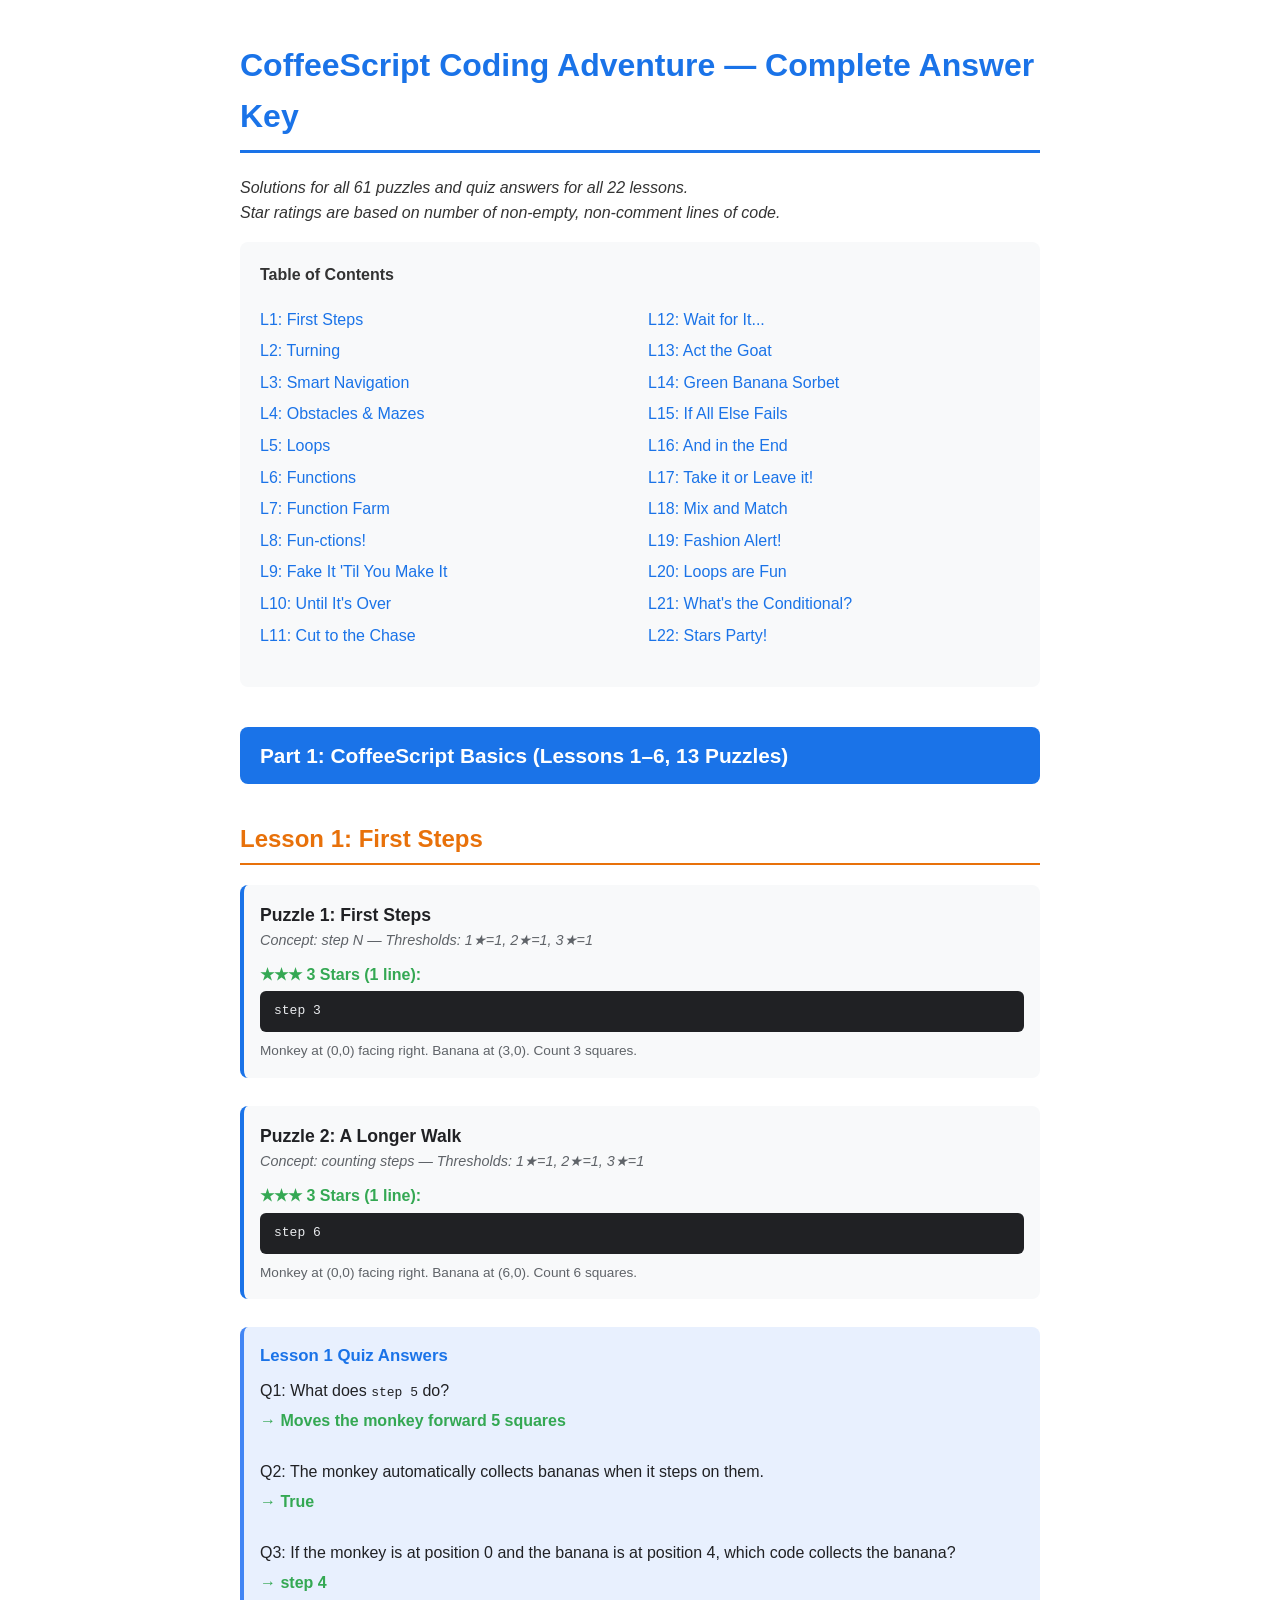
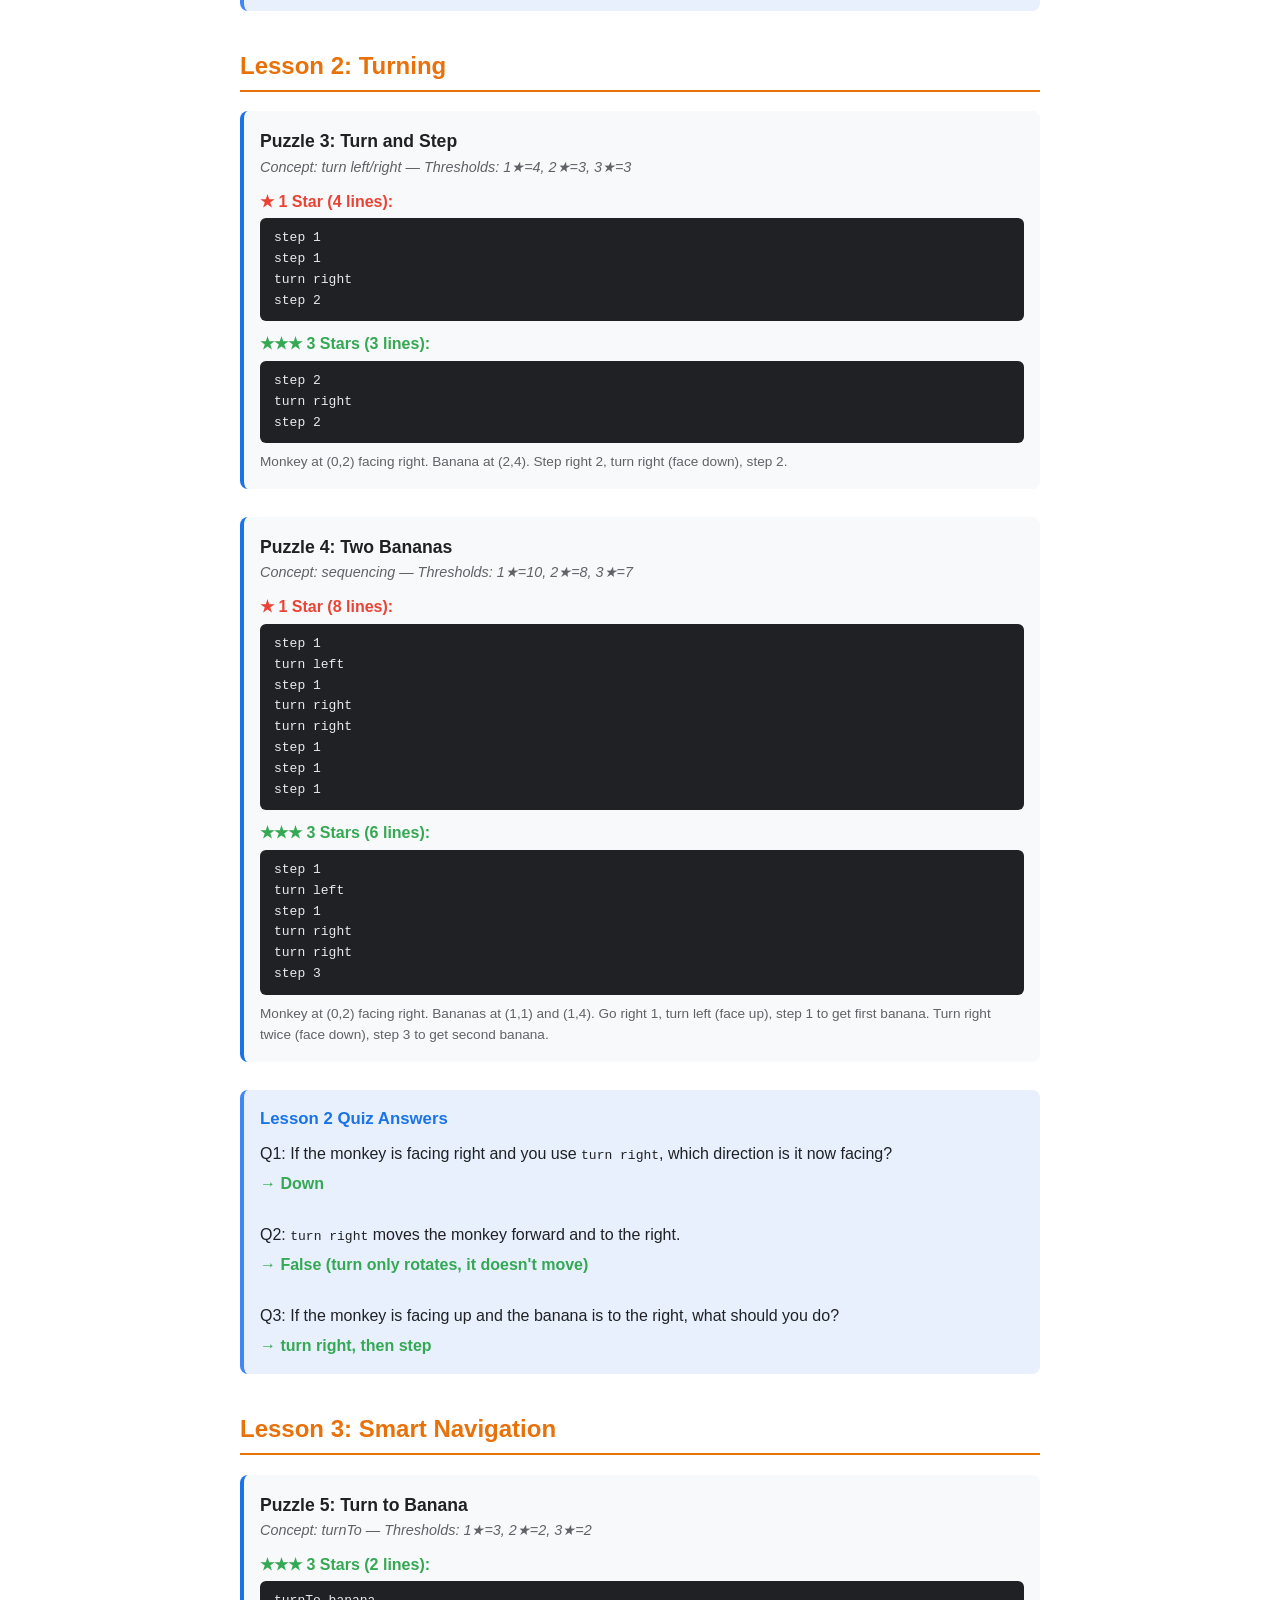
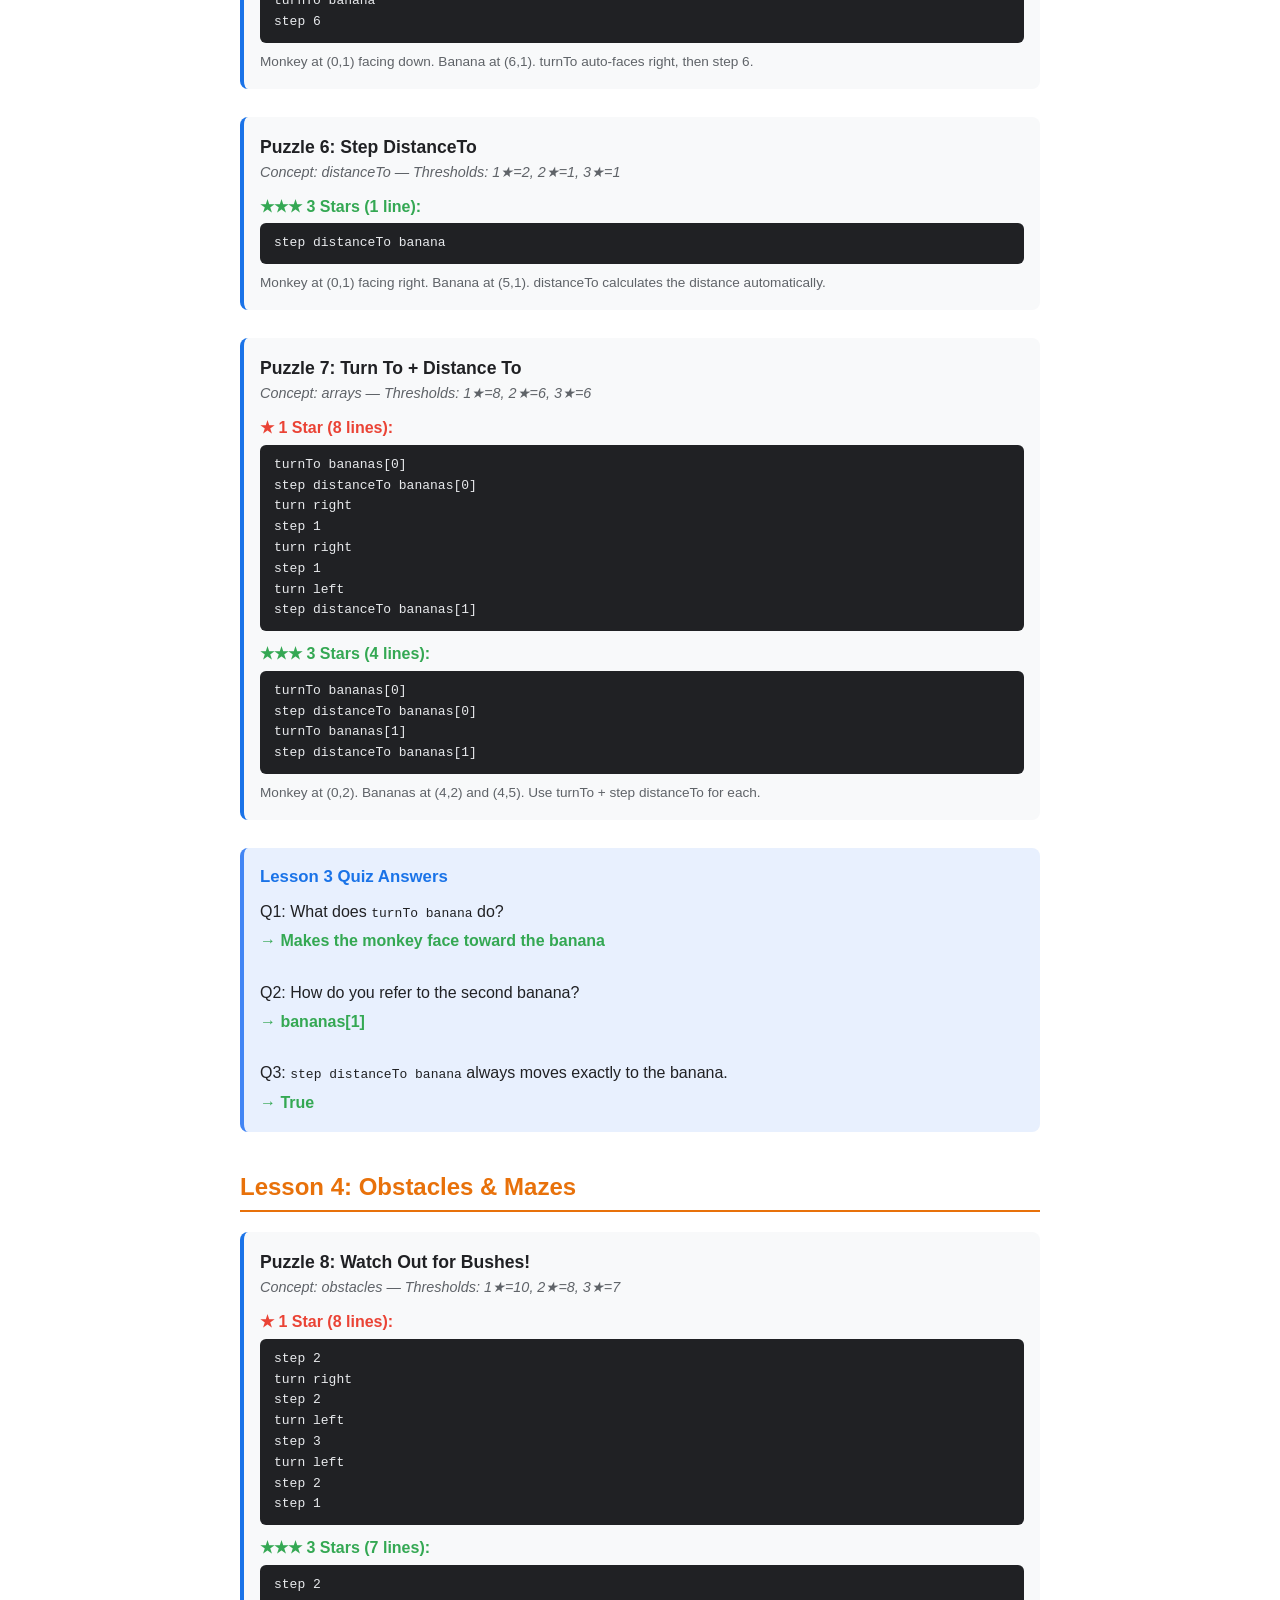
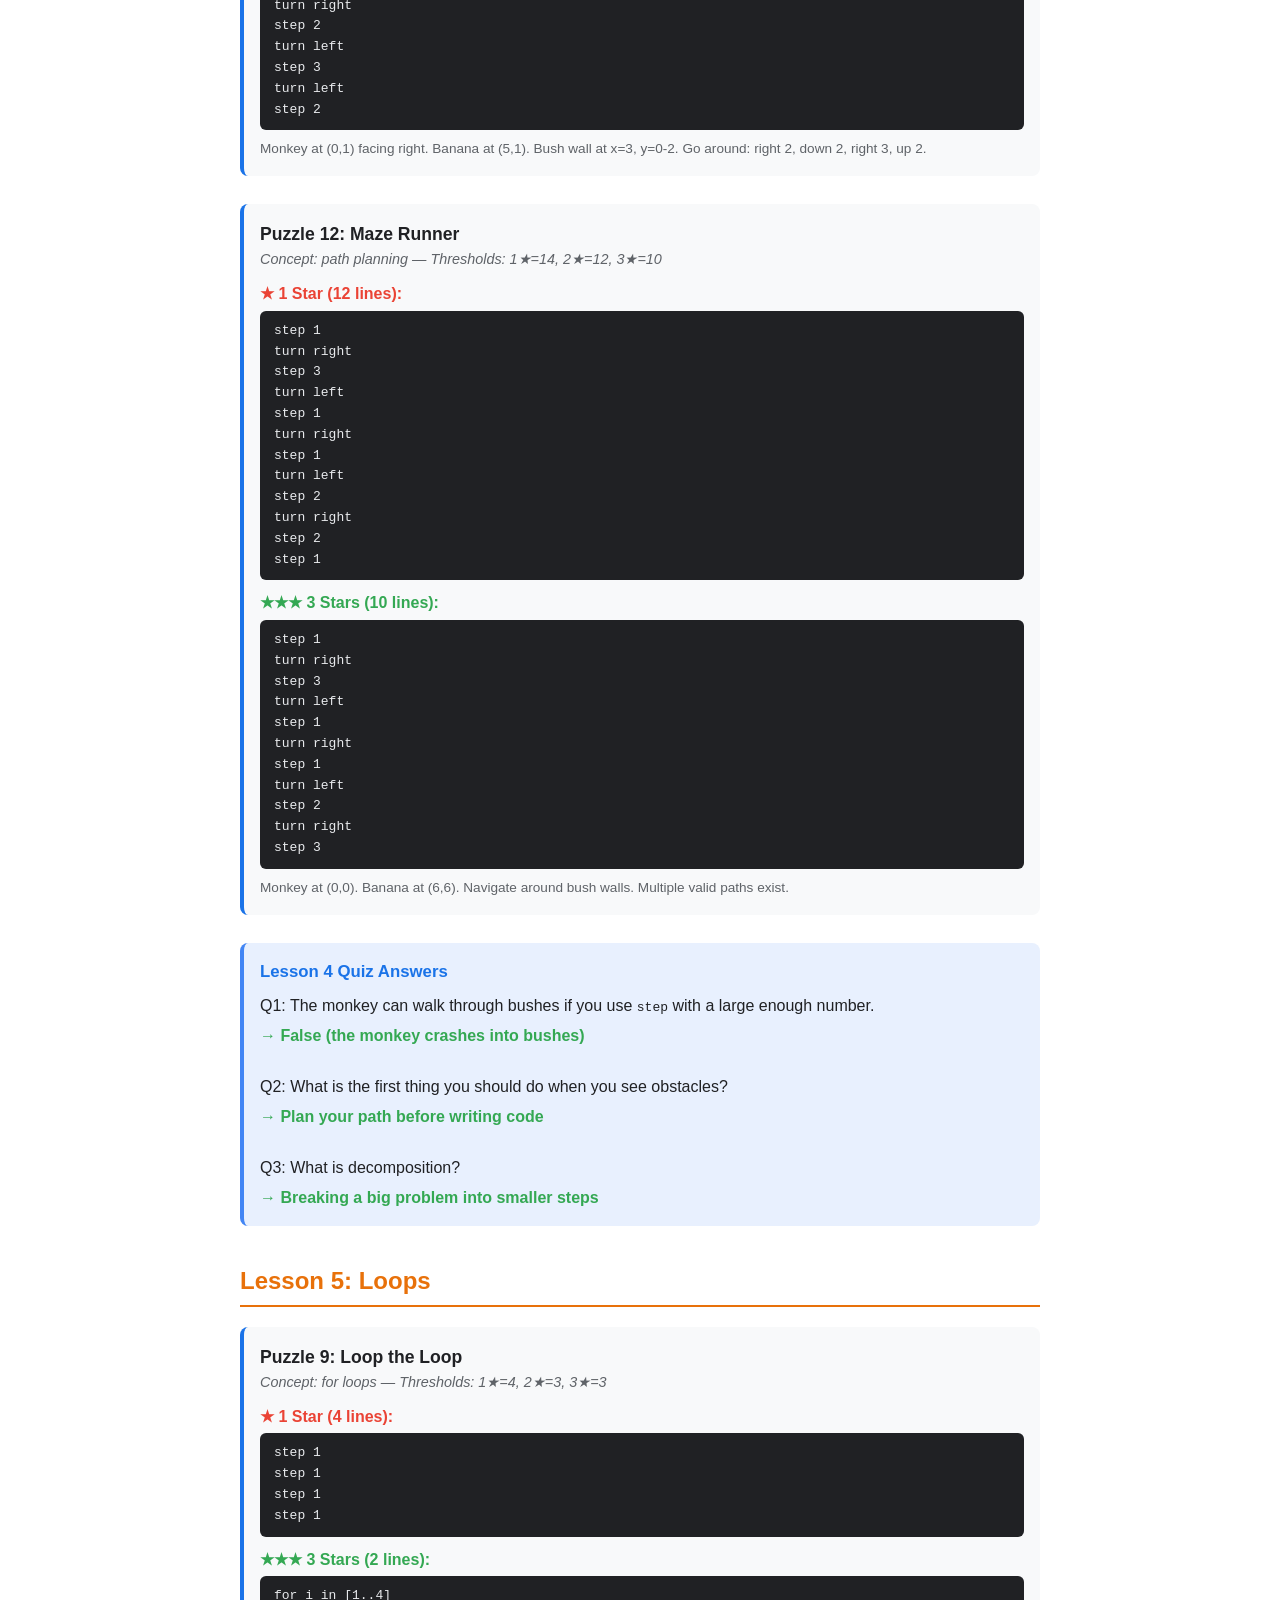
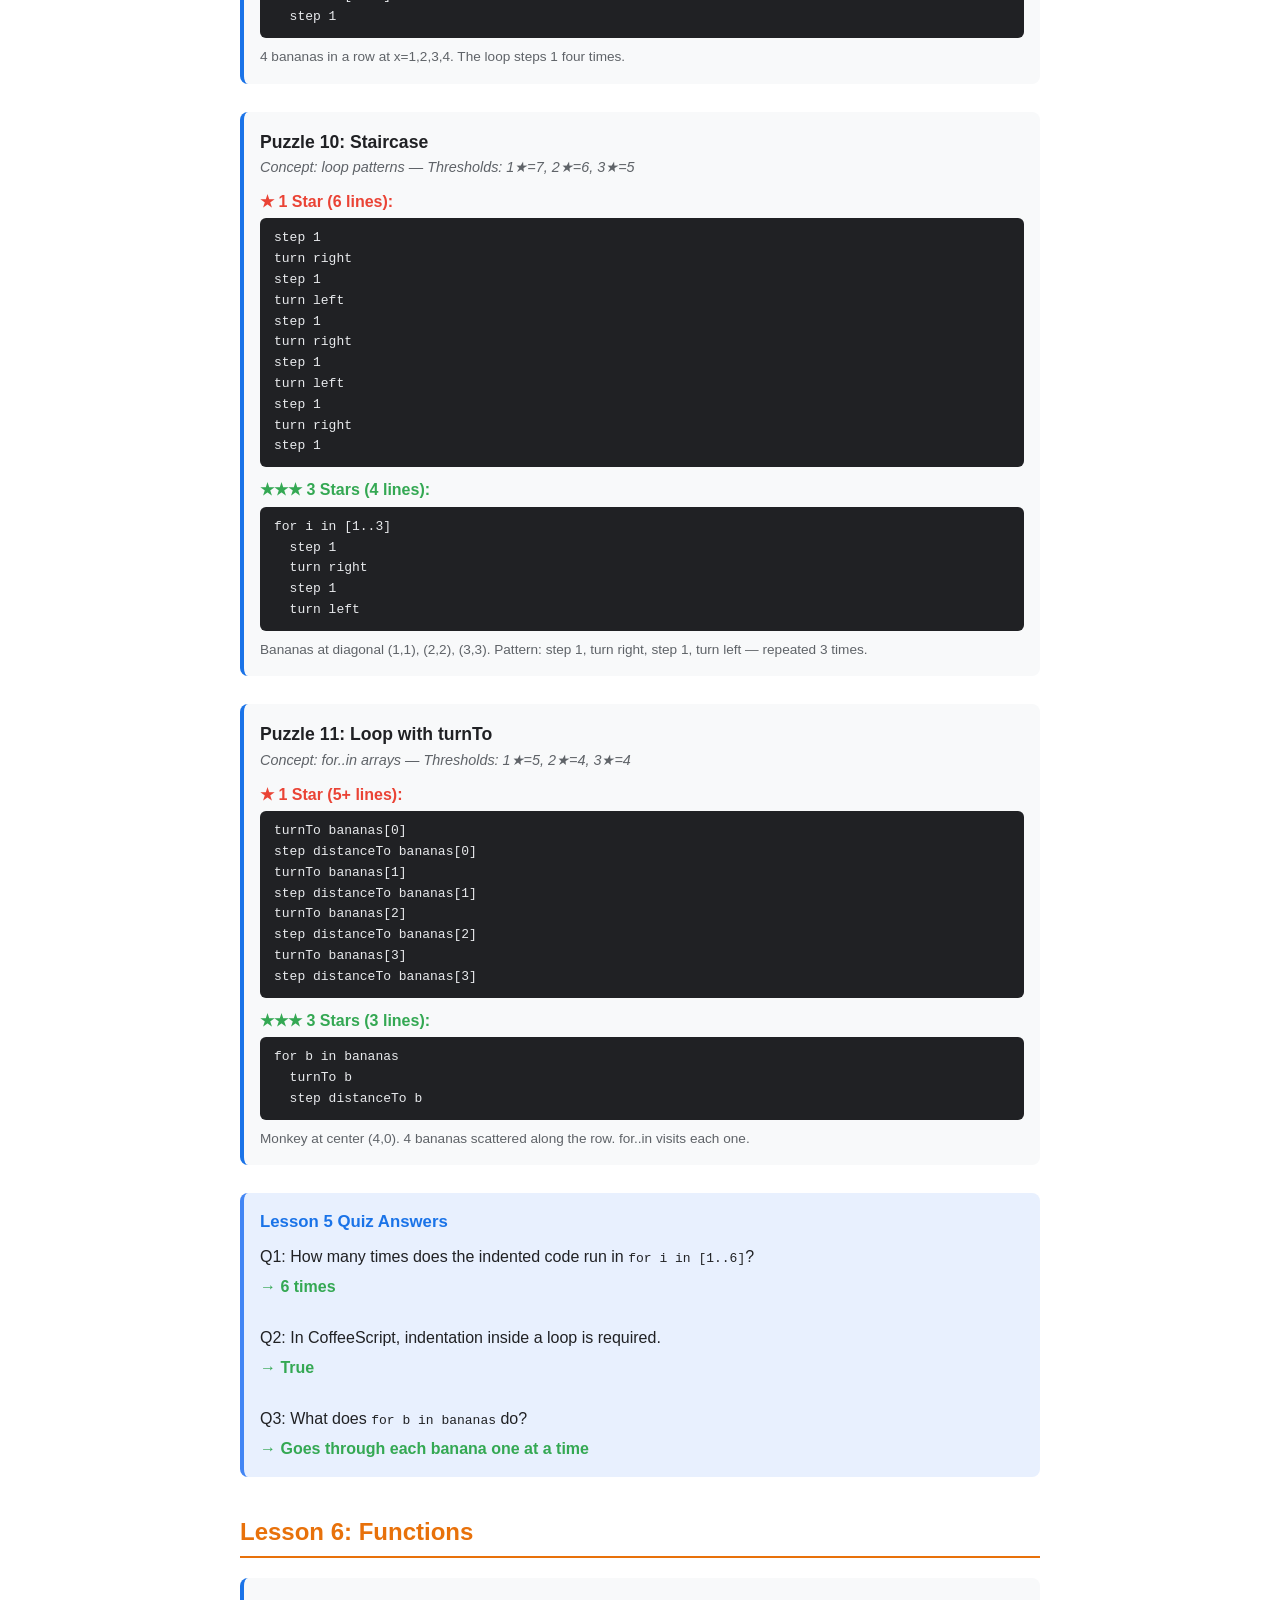
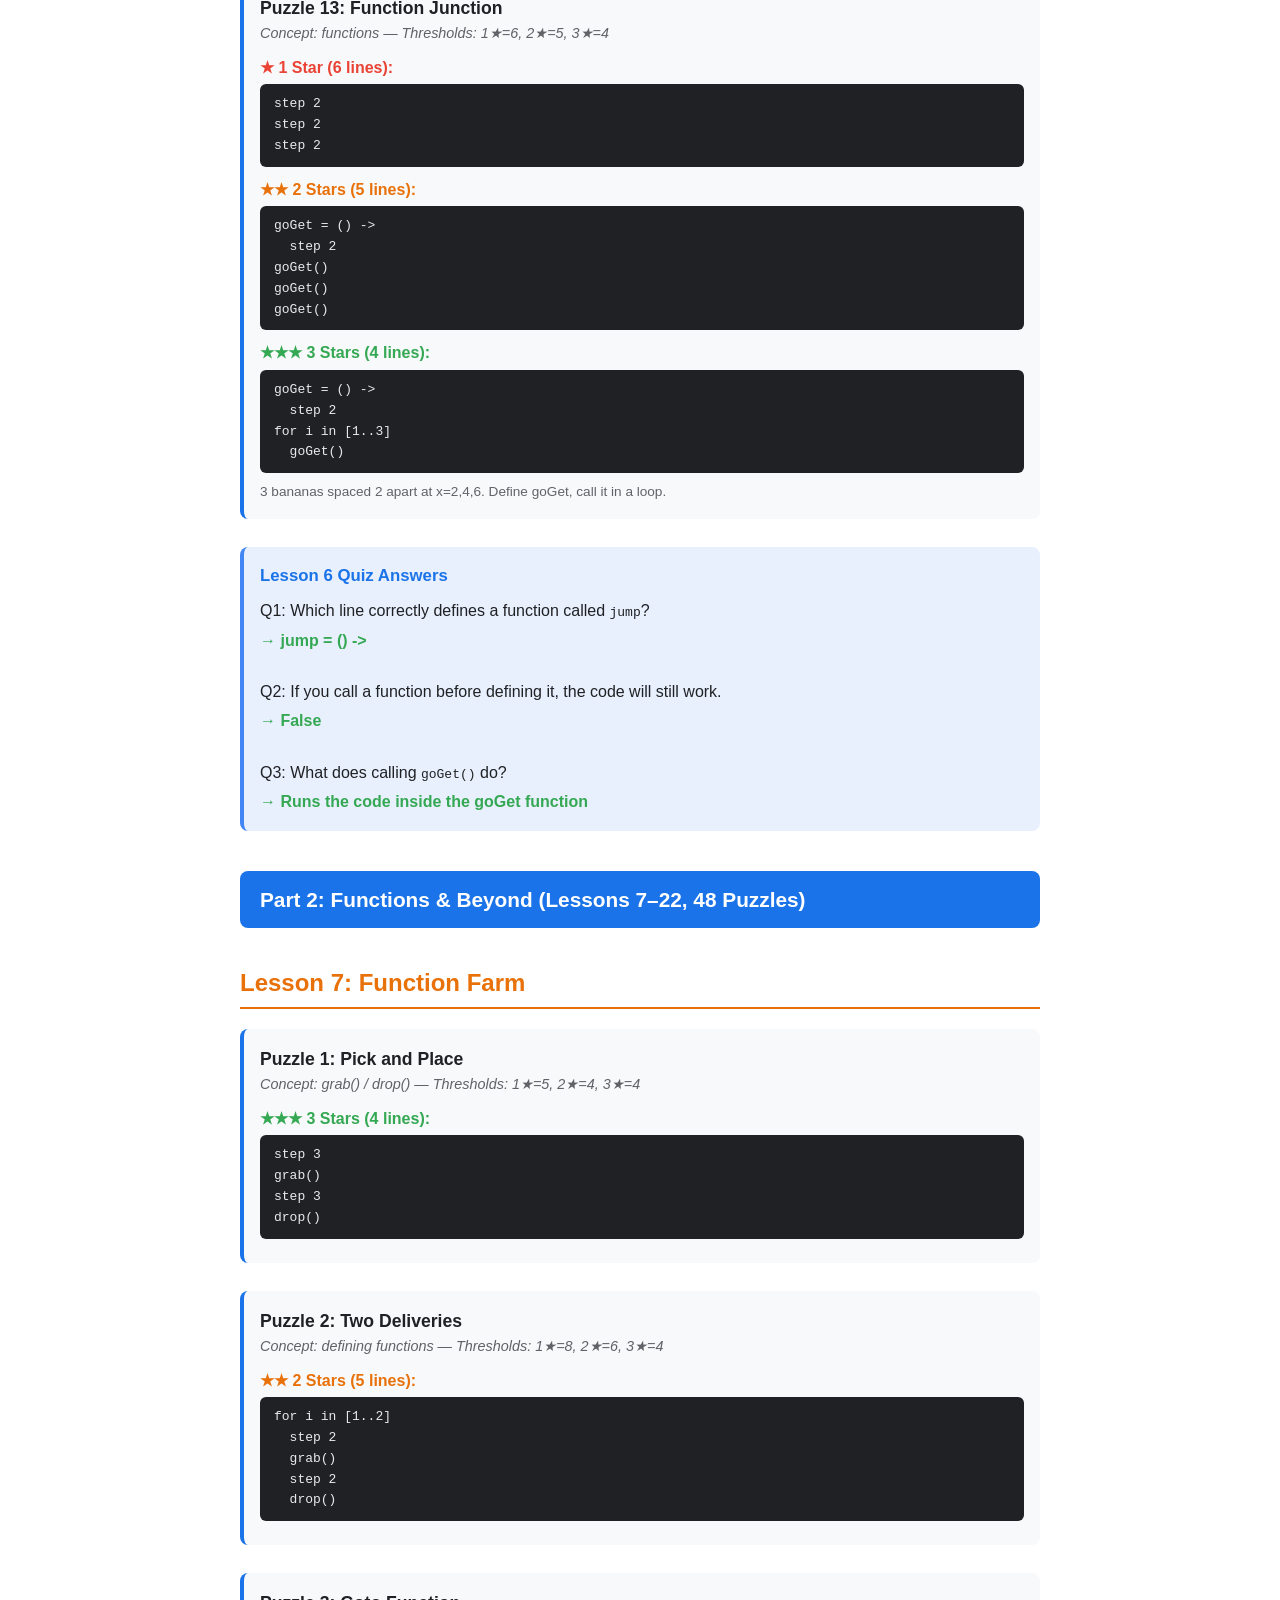
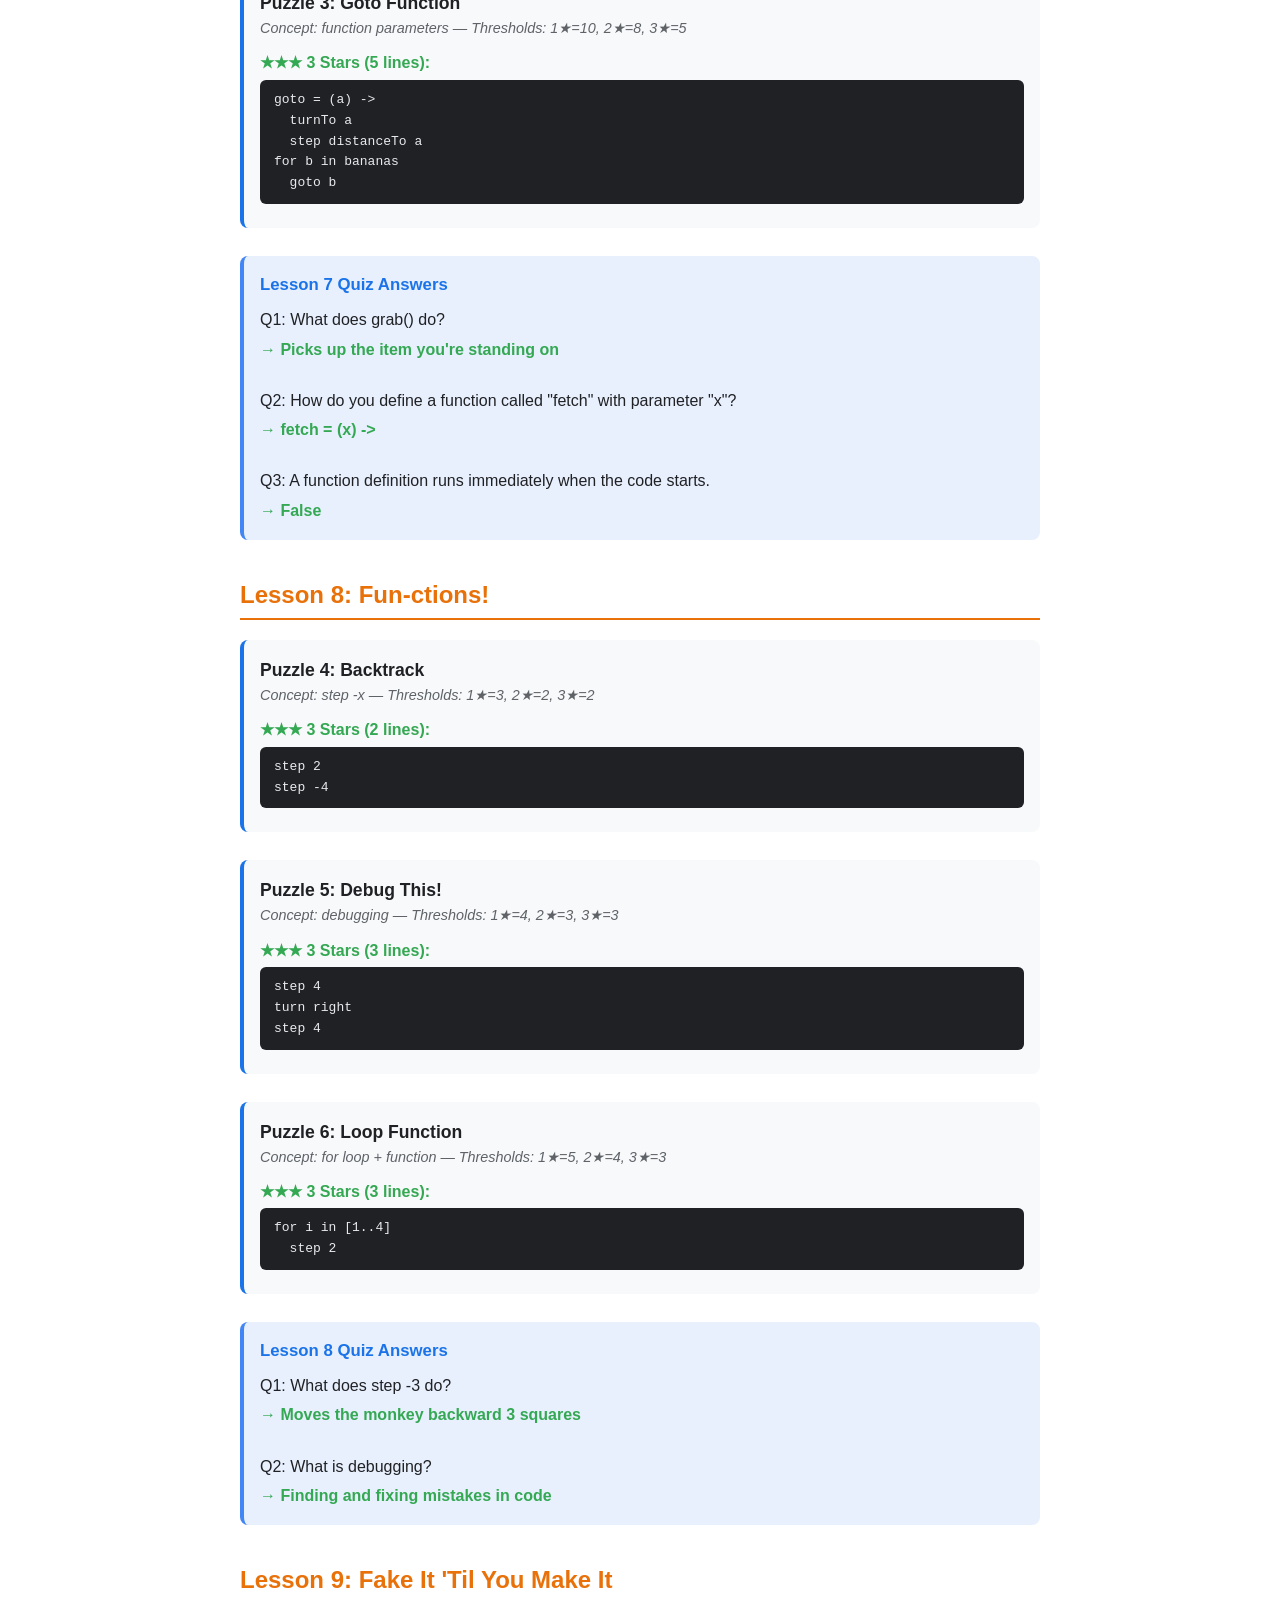
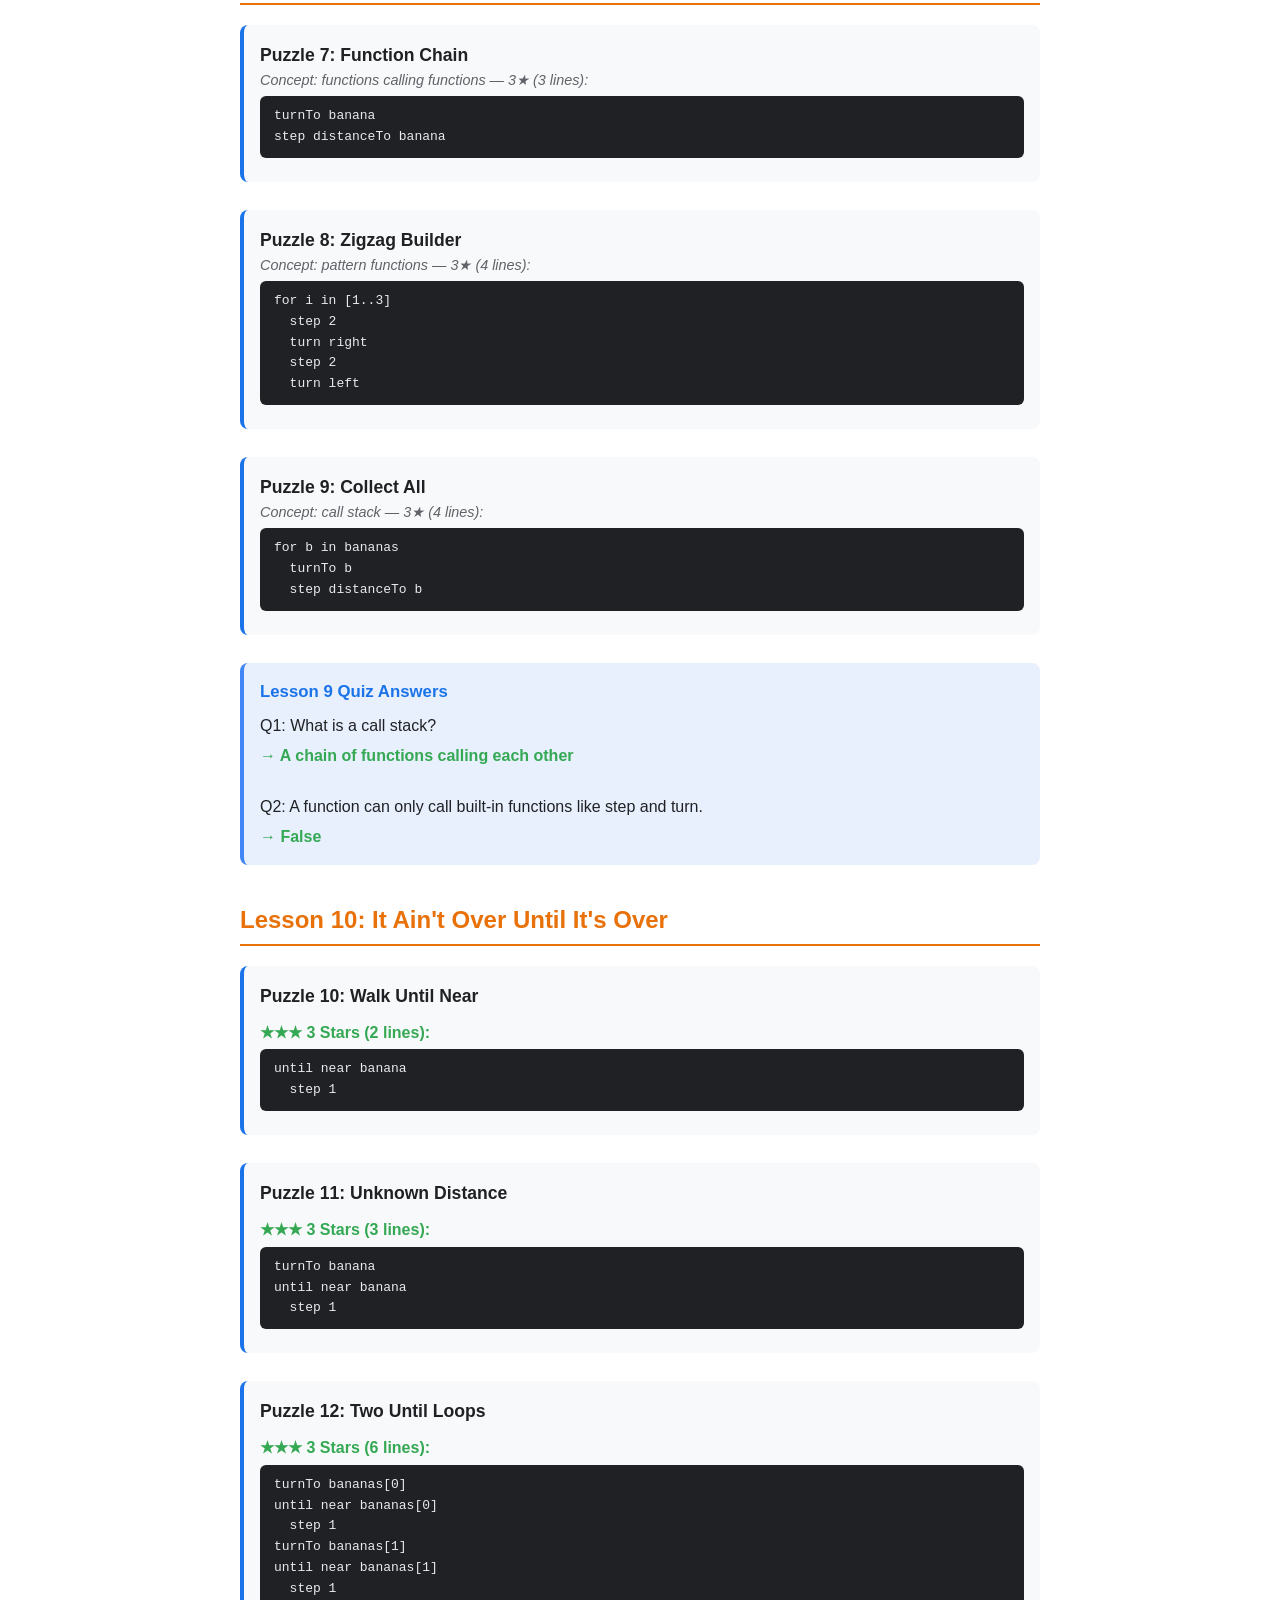
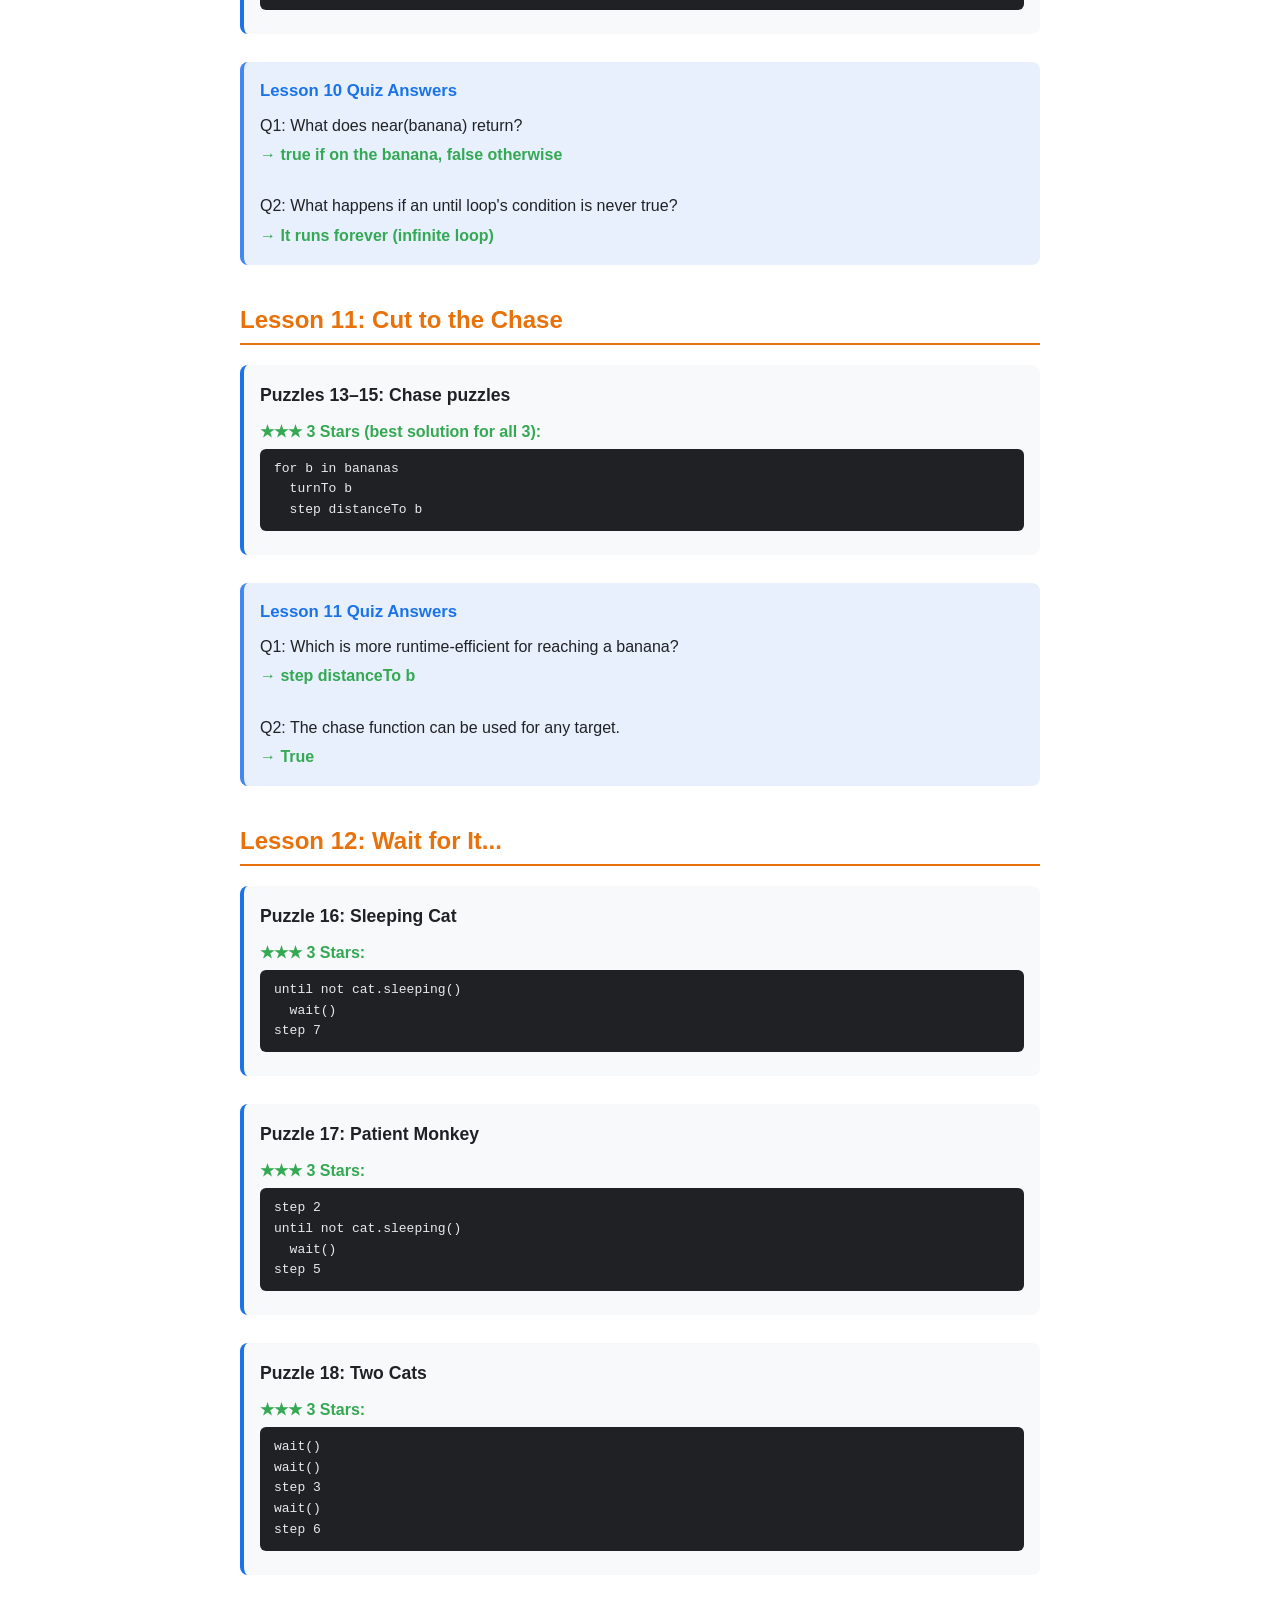
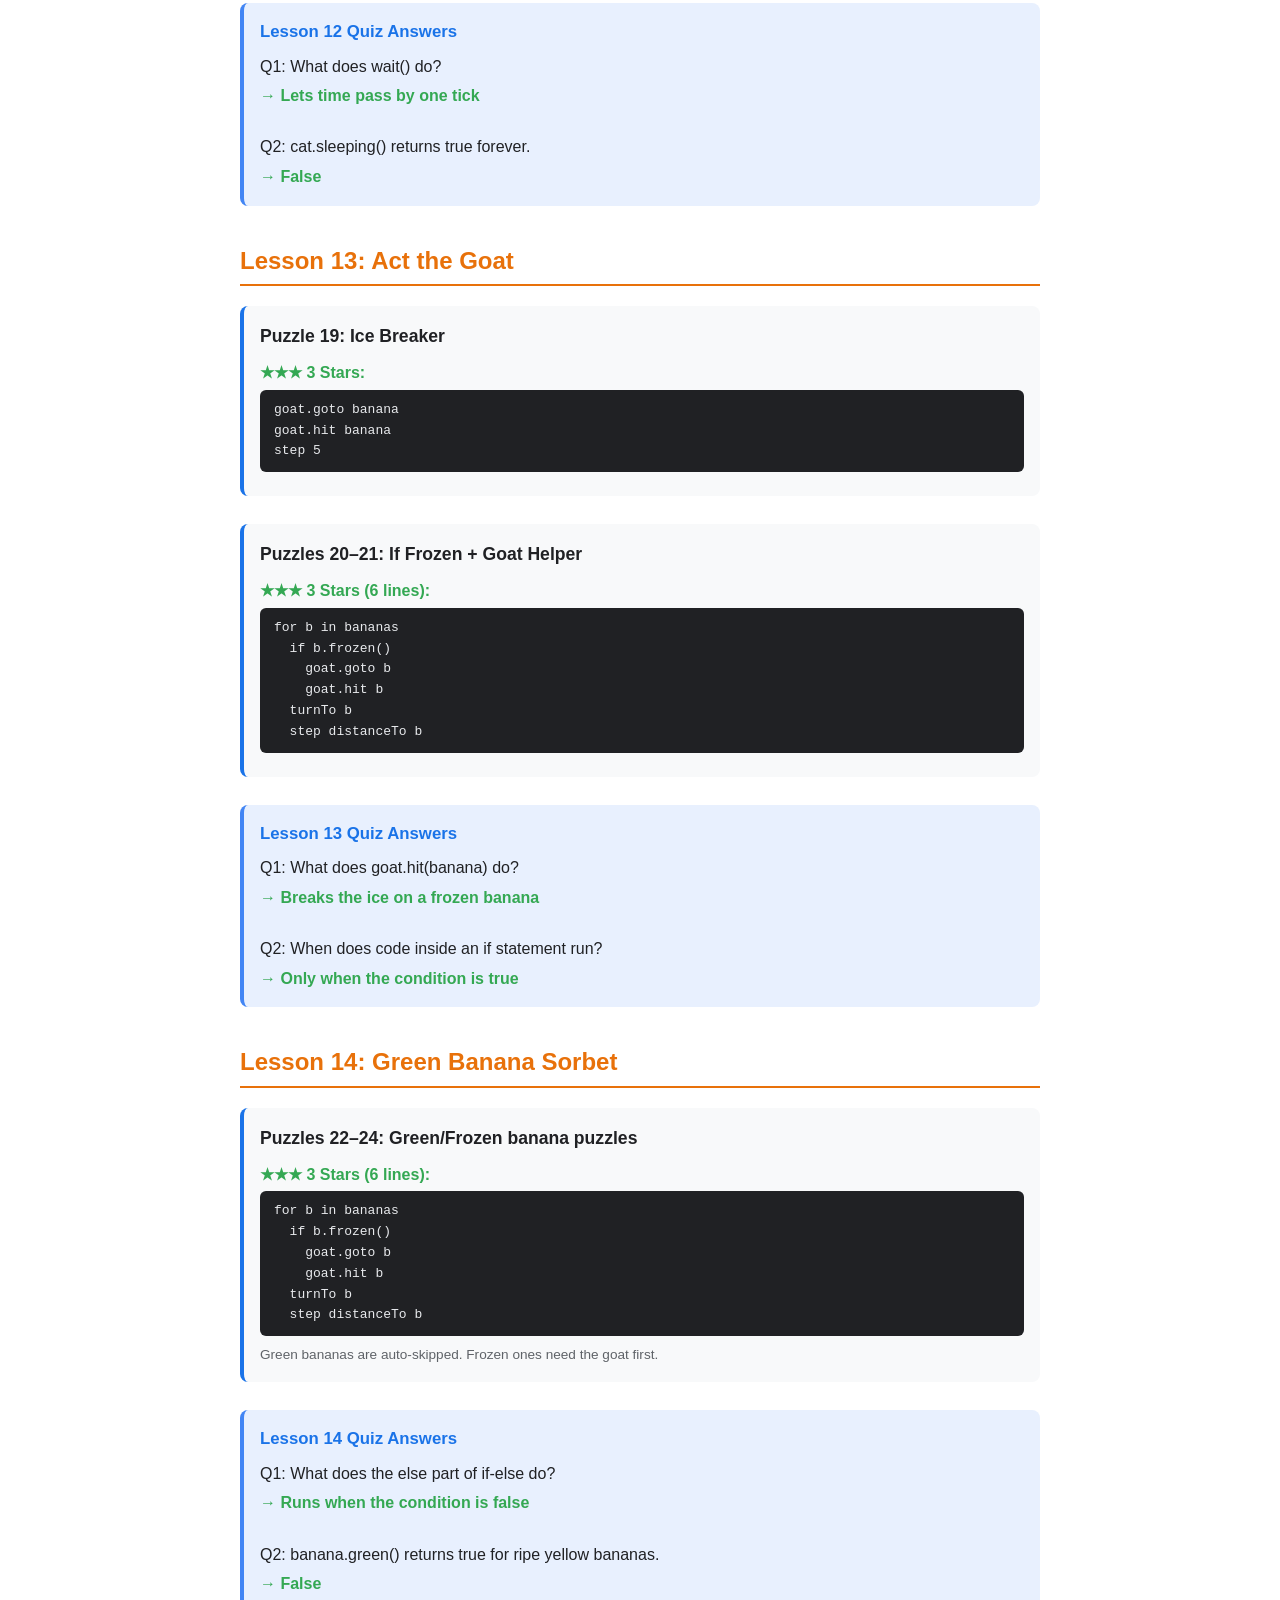
<file: answer-key.html>
<!DOCTYPE html>
<html>
<head>
<meta charset="UTF-8">
<title>Answer Key - CoffeeScript Coding Adventure</title>
<style>
  body { font-family: 'Google Sans', Arial, sans-serif; max-width: 800px; margin: 40px auto; padding: 0 20px; color: #333; line-height: 1.6; }
  h1 { color: #1a73e8; border-bottom: 3px solid #1a73e8; padding-bottom: 8px; }
  h2 { color: #e8710a; margin-top: 36px; border-bottom: 2px solid #e8710a; padding-bottom: 4px; }
  h3 { color: #1a73e8; margin-top: 20px; }
  .puzzle { margin-bottom: 28px; padding: 16px; background: #f8f9fa; border-radius: 8px; border-left: 4px solid #1a73e8; page-break-inside: avoid; }
  .puzzle-title { font-weight: bold; font-size: 1.1em; color: #202124; }
  .concept { color: #5f6368; font-style: italic; font-size: 0.9em; }
  .star-label { font-weight: bold; margin-top: 10px; }
  .star-1 { color: #ea4335; }
  .star-2 { color: #e8710a; }
  .star-3 { color: #34a853; }
  pre { background: #202124; color: #e8eaed; padding: 10px 14px; border-radius: 6px; font-family: 'Courier New', monospace; font-size: 13px; white-space: pre; overflow-x: auto; margin: 4px 0 8px 0; }
  .quiz { margin-bottom: 20px; padding: 16px; background: #e8f0fe; border-radius: 8px; border-left: 4px solid #4285f4; page-break-inside: avoid; }
  .quiz-title { font-weight: bold; font-size: 1.05em; color: #1a73e8; margin-bottom: 8px; }
  .quiz q { display: block; margin-bottom: 4px; color: #202124; font-style: normal; quotes: none; }
  .answer { color: #34a853; font-weight: bold; }
  .note { color: #5f6368; font-size: 0.85em; margin-top: 4px; }
  .toc { background: #f8f9fa; padding: 20px; border-radius: 8px; margin-bottom: 30px; }
  .toc a { color: #1a73e8; text-decoration: none; }
  .toc a:hover { text-decoration: underline; }
  .toc ul { columns: 2; list-style: none; padding: 0; }
  .toc li { padding: 3px 0; }
  .part-header { background: #1a73e8; color: white; padding: 12px 20px; border-radius: 8px; margin-top: 40px; font-size: 1.3em; font-weight: bold; }
  @media print { .puzzle, .quiz { page-break-inside: avoid; } }
</style>
</head>
<body>

<h1>CoffeeScript Coding Adventure &mdash; Complete Answer Key</h1>
<p><em>Solutions for all 61 puzzles and quiz answers for all 22 lessons.<br>Star ratings are based on number of non-empty, non-comment lines of code.</em></p>

<div class="toc">
<strong>Table of Contents</strong>
<ul>
<li><a href="#L1">L1: First Steps</a></li>
<li><a href="#L2">L2: Turning</a></li>
<li><a href="#L3">L3: Smart Navigation</a></li>
<li><a href="#L4">L4: Obstacles &amp; Mazes</a></li>
<li><a href="#L5">L5: Loops</a></li>
<li><a href="#L6">L6: Functions</a></li>
<li><a href="#L7">L7: Function Farm</a></li>
<li><a href="#L8">L8: Fun-ctions!</a></li>
<li><a href="#L9">L9: Fake It 'Til You Make It</a></li>
<li><a href="#L10">L10: Until It's Over</a></li>
<li><a href="#L11">L11: Cut to the Chase</a></li>
<li><a href="#L12">L12: Wait for It...</a></li>
<li><a href="#L13">L13: Act the Goat</a></li>
<li><a href="#L14">L14: Green Banana Sorbet</a></li>
<li><a href="#L15">L15: If All Else Fails</a></li>
<li><a href="#L16">L16: And in the End</a></li>
<li><a href="#L17">L17: Take it or Leave it!</a></li>
<li><a href="#L18">L18: Mix and Match</a></li>
<li><a href="#L19">L19: Fashion Alert!</a></li>
<li><a href="#L20">L20: Loops are Fun</a></li>
<li><a href="#L21">L21: What's the Conditional?</a></li>
<li><a href="#L22">L22: Stars Party!</a></li>
</ul>
</div>

<!-- ============================================================ -->
<div class="part-header">Part 1: CoffeeScript Basics (Lessons 1&ndash;6, 13 Puzzles)</div>
<!-- ============================================================ -->

<!-- ============================================= -->
<h2 id="L1">Lesson 1: First Steps</h2>
<!-- ============================================= -->

<div class="puzzle">
  <div class="puzzle-title">Puzzle 1: First Steps</div>
  <div class="concept">Concept: step N &mdash; Thresholds: 1&#9733;=1, 2&#9733;=1, 3&#9733;=1</div>
  <div class="star-label star-3">&#9733;&#9733;&#9733; 3 Stars (1 line):</div>
<pre>step 3</pre>
  <div class="note">Monkey at (0,0) facing right. Banana at (3,0). Count 3 squares.</div>
</div>

<div class="puzzle">
  <div class="puzzle-title">Puzzle 2: A Longer Walk</div>
  <div class="concept">Concept: counting steps &mdash; Thresholds: 1&#9733;=1, 2&#9733;=1, 3&#9733;=1</div>
  <div class="star-label star-3">&#9733;&#9733;&#9733; 3 Stars (1 line):</div>
<pre>step 6</pre>
  <div class="note">Monkey at (0,0) facing right. Banana at (6,0). Count 6 squares.</div>
</div>

<div class="quiz">
  <div class="quiz-title">Lesson 1 Quiz Answers</div>
  <q>Q1: What does <code>step 5</code> do?</q>
  <span class="answer">&rarr; Moves the monkey forward 5 squares</span><br><br>
  <q>Q2: The monkey automatically collects bananas when it steps on them.</q>
  <span class="answer">&rarr; True</span><br><br>
  <q>Q3: If the monkey is at position 0 and the banana is at position 4, which code collects the banana?</q>
  <span class="answer">&rarr; step 4</span>
</div>

<!-- ============================================= -->
<h2 id="L2">Lesson 2: Turning</h2>
<!-- ============================================= -->

<div class="puzzle">
  <div class="puzzle-title">Puzzle 3: Turn and Step</div>
  <div class="concept">Concept: turn left/right &mdash; Thresholds: 1&#9733;=4, 2&#9733;=3, 3&#9733;=3</div>
  <div class="star-label star-1">&#9733; 1 Star (4 lines):</div>
<pre>step 1
step 1
turn right
step 2</pre>
  <div class="star-label star-3">&#9733;&#9733;&#9733; 3 Stars (3 lines):</div>
<pre>step 2
turn right
step 2</pre>
  <div class="note">Monkey at (0,2) facing right. Banana at (2,4). Step right 2, turn right (face down), step 2.</div>
</div>

<div class="puzzle">
  <div class="puzzle-title">Puzzle 4: Two Bananas</div>
  <div class="concept">Concept: sequencing &mdash; Thresholds: 1&#9733;=10, 2&#9733;=8, 3&#9733;=7</div>
  <div class="star-label star-1">&#9733; 1 Star (8 lines):</div>
<pre>step 1
turn left
step 1
turn right
turn right
step 1
step 1
step 1</pre>
  <div class="star-label star-3">&#9733;&#9733;&#9733; 3 Stars (6 lines):</div>
<pre>step 1
turn left
step 1
turn right
turn right
step 3</pre>
  <div class="note">Monkey at (0,2) facing right. Bananas at (1,1) and (1,4). Go right 1, turn left (face up), step 1 to get first banana. Turn right twice (face down), step 3 to get second banana.</div>
</div>

<div class="quiz">
  <div class="quiz-title">Lesson 2 Quiz Answers</div>
  <q>Q1: If the monkey is facing right and you use <code>turn right</code>, which direction is it now facing?</q>
  <span class="answer">&rarr; Down</span><br><br>
  <q>Q2: <code>turn right</code> moves the monkey forward and to the right.</q>
  <span class="answer">&rarr; False (turn only rotates, it doesn't move)</span><br><br>
  <q>Q3: If the monkey is facing up and the banana is to the right, what should you do?</q>
  <span class="answer">&rarr; turn right, then step</span>
</div>

<!-- ============================================= -->
<h2 id="L3">Lesson 3: Smart Navigation</h2>
<!-- ============================================= -->

<div class="puzzle">
  <div class="puzzle-title">Puzzle 5: Turn to Banana</div>
  <div class="concept">Concept: turnTo &mdash; Thresholds: 1&#9733;=3, 2&#9733;=2, 3&#9733;=2</div>
  <div class="star-label star-3">&#9733;&#9733;&#9733; 3 Stars (2 lines):</div>
<pre>turnTo banana
step 6</pre>
  <div class="note">Monkey at (0,1) facing down. Banana at (6,1). turnTo auto-faces right, then step 6.</div>
</div>

<div class="puzzle">
  <div class="puzzle-title">Puzzle 6: Step DistanceTo</div>
  <div class="concept">Concept: distanceTo &mdash; Thresholds: 1&#9733;=2, 2&#9733;=1, 3&#9733;=1</div>
  <div class="star-label star-3">&#9733;&#9733;&#9733; 3 Stars (1 line):</div>
<pre>step distanceTo banana</pre>
  <div class="note">Monkey at (0,1) facing right. Banana at (5,1). distanceTo calculates the distance automatically.</div>
</div>

<div class="puzzle">
  <div class="puzzle-title">Puzzle 7: Turn To + Distance To</div>
  <div class="concept">Concept: arrays &mdash; Thresholds: 1&#9733;=8, 2&#9733;=6, 3&#9733;=6</div>
  <div class="star-label star-1">&#9733; 1 Star (8 lines):</div>
<pre>turnTo bananas[0]
step distanceTo bananas[0]
turn right
step 1
turn right
step 1
turn left
step distanceTo bananas[1]</pre>
  <div class="star-label star-3">&#9733;&#9733;&#9733; 3 Stars (4 lines):</div>
<pre>turnTo bananas[0]
step distanceTo bananas[0]
turnTo bananas[1]
step distanceTo bananas[1]</pre>
  <div class="note">Monkey at (0,2). Bananas at (4,2) and (4,5). Use turnTo + step distanceTo for each.</div>
</div>

<div class="quiz">
  <div class="quiz-title">Lesson 3 Quiz Answers</div>
  <q>Q1: What does <code>turnTo banana</code> do?</q>
  <span class="answer">&rarr; Makes the monkey face toward the banana</span><br><br>
  <q>Q2: How do you refer to the second banana?</q>
  <span class="answer">&rarr; bananas[1]</span><br><br>
  <q>Q3: <code>step distanceTo banana</code> always moves exactly to the banana.</q>
  <span class="answer">&rarr; True</span>
</div>

<!-- ============================================= -->
<h2 id="L4">Lesson 4: Obstacles &amp; Mazes</h2>
<!-- ============================================= -->

<div class="puzzle">
  <div class="puzzle-title">Puzzle 8: Watch Out for Bushes!</div>
  <div class="concept">Concept: obstacles &mdash; Thresholds: 1&#9733;=10, 2&#9733;=8, 3&#9733;=7</div>
  <div class="star-label star-1">&#9733; 1 Star (8 lines):</div>
<pre>step 2
turn right
step 2
turn left
step 3
turn left
step 2
step 1</pre>
  <div class="star-label star-3">&#9733;&#9733;&#9733; 3 Stars (7 lines):</div>
<pre>step 2
turn right
step 2
turn left
step 3
turn left
step 2</pre>
  <div class="note">Monkey at (0,1) facing right. Banana at (5,1). Bush wall at x=3, y=0-2. Go around: right 2, down 2, right 3, up 2.</div>
</div>

<div class="puzzle">
  <div class="puzzle-title">Puzzle 12: Maze Runner</div>
  <div class="concept">Concept: path planning &mdash; Thresholds: 1&#9733;=14, 2&#9733;=12, 3&#9733;=10</div>
  <div class="star-label star-1">&#9733; 1 Star (12 lines):</div>
<pre>step 1
turn right
step 3
turn left
step 1
turn right
step 1
turn left
step 2
turn right
step 2
step 1</pre>
  <div class="star-label star-3">&#9733;&#9733;&#9733; 3 Stars (10 lines):</div>
<pre>step 1
turn right
step 3
turn left
step 1
turn right
step 1
turn left
step 2
turn right
step 3</pre>
  <div class="note">Monkey at (0,0). Banana at (6,6). Navigate around bush walls. Multiple valid paths exist.</div>
</div>

<div class="quiz">
  <div class="quiz-title">Lesson 4 Quiz Answers</div>
  <q>Q1: The monkey can walk through bushes if you use <code>step</code> with a large enough number.</q>
  <span class="answer">&rarr; False (the monkey crashes into bushes)</span><br><br>
  <q>Q2: What is the first thing you should do when you see obstacles?</q>
  <span class="answer">&rarr; Plan your path before writing code</span><br><br>
  <q>Q3: What is decomposition?</q>
  <span class="answer">&rarr; Breaking a big problem into smaller steps</span>
</div>

<!-- ============================================= -->
<h2 id="L5">Lesson 5: Loops</h2>
<!-- ============================================= -->

<div class="puzzle">
  <div class="puzzle-title">Puzzle 9: Loop the Loop</div>
  <div class="concept">Concept: for loops &mdash; Thresholds: 1&#9733;=4, 2&#9733;=3, 3&#9733;=3</div>
  <div class="star-label star-1">&#9733; 1 Star (4 lines):</div>
<pre>step 1
step 1
step 1
step 1</pre>
  <div class="star-label star-3">&#9733;&#9733;&#9733; 3 Stars (2 lines):</div>
<pre>for i in [1..4]
  step 1</pre>
  <div class="note">4 bananas in a row at x=1,2,3,4. The loop steps 1 four times.</div>
</div>

<div class="puzzle">
  <div class="puzzle-title">Puzzle 10: Staircase</div>
  <div class="concept">Concept: loop patterns &mdash; Thresholds: 1&#9733;=7, 2&#9733;=6, 3&#9733;=5</div>
  <div class="star-label star-1">&#9733; 1 Star (6 lines):</div>
<pre>step 1
turn right
step 1
turn left
step 1
turn right
step 1
turn left
step 1
turn right
step 1</pre>
  <div class="star-label star-3">&#9733;&#9733;&#9733; 3 Stars (4 lines):</div>
<pre>for i in [1..3]
  step 1
  turn right
  step 1
  turn left</pre>
  <div class="note">Bananas at diagonal (1,1), (2,2), (3,3). Pattern: step 1, turn right, step 1, turn left &mdash; repeated 3 times.</div>
</div>

<div class="puzzle">
  <div class="puzzle-title">Puzzle 11: Loop with turnTo</div>
  <div class="concept">Concept: for..in arrays &mdash; Thresholds: 1&#9733;=5, 2&#9733;=4, 3&#9733;=4</div>
  <div class="star-label star-1">&#9733; 1 Star (5+ lines):</div>
<pre>turnTo bananas[0]
step distanceTo bananas[0]
turnTo bananas[1]
step distanceTo bananas[1]
turnTo bananas[2]
step distanceTo bananas[2]
turnTo bananas[3]
step distanceTo bananas[3]</pre>
  <div class="star-label star-3">&#9733;&#9733;&#9733; 3 Stars (3 lines):</div>
<pre>for b in bananas
  turnTo b
  step distanceTo b</pre>
  <div class="note">Monkey at center (4,0). 4 bananas scattered along the row. for..in visits each one.</div>
</div>

<div class="quiz">
  <div class="quiz-title">Lesson 5 Quiz Answers</div>
  <q>Q1: How many times does the indented code run in <code>for i in [1..6]</code>?</q>
  <span class="answer">&rarr; 6 times</span><br><br>
  <q>Q2: In CoffeeScript, indentation inside a loop is required.</q>
  <span class="answer">&rarr; True</span><br><br>
  <q>Q3: What does <code>for b in bananas</code> do?</q>
  <span class="answer">&rarr; Goes through each banana one at a time</span>
</div>

<!-- ============================================= -->
<h2 id="L6">Lesson 6: Functions</h2>
<!-- ============================================= -->

<div class="puzzle">
  <div class="puzzle-title">Puzzle 13: Function Junction</div>
  <div class="concept">Concept: functions &mdash; Thresholds: 1&#9733;=6, 2&#9733;=5, 3&#9733;=4</div>
  <div class="star-label star-1">&#9733; 1 Star (6 lines):</div>
<pre>step 2
step 2
step 2</pre>
  <div class="star-label star-2">&#9733;&#9733; 2 Stars (5 lines):</div>
<pre>goGet = () ->
  step 2
goGet()
goGet()
goGet()</pre>
  <div class="star-label star-3">&#9733;&#9733;&#9733; 3 Stars (4 lines):</div>
<pre>goGet = () ->
  step 2
for i in [1..3]
  goGet()</pre>
  <div class="note">3 bananas spaced 2 apart at x=2,4,6. Define goGet, call it in a loop.</div>
</div>

<div class="quiz">
  <div class="quiz-title">Lesson 6 Quiz Answers</div>
  <q>Q1: Which line correctly defines a function called <code>jump</code>?</q>
  <span class="answer">&rarr; jump = () -&gt;</span><br><br>
  <q>Q2: If you call a function before defining it, the code will still work.</q>
  <span class="answer">&rarr; False</span><br><br>
  <q>Q3: What does calling <code>goGet()</code> do?</q>
  <span class="answer">&rarr; Runs the code inside the goGet function</span>
</div>

<!-- ============================================================ -->
<div class="part-header">Part 2: Functions &amp; Beyond (Lessons 7&ndash;22, 48 Puzzles)</div>
<!-- ============================================================ -->

<!-- ============================================= -->
<h2 id="L7">Lesson 7: Function Farm</h2>
<!-- ============================================= -->

<div class="puzzle">
  <div class="puzzle-title">Puzzle 1: Pick and Place</div>
  <div class="concept">Concept: grab() / drop() &mdash; Thresholds: 1&#9733;=5, 2&#9733;=4, 3&#9733;=4</div>
  <div class="star-label star-3">&#9733;&#9733;&#9733; 3 Stars (4 lines):</div>
<pre>step 3
grab()
step 3
drop()</pre>
</div>

<div class="puzzle">
  <div class="puzzle-title">Puzzle 2: Two Deliveries</div>
  <div class="concept">Concept: defining functions &mdash; Thresholds: 1&#9733;=8, 2&#9733;=6, 3&#9733;=4</div>
  <div class="star-label star-2">&#9733;&#9733; 2 Stars (5 lines):</div>
<pre>for i in [1..2]
  step 2
  grab()
  step 2
  drop()</pre>
</div>

<div class="puzzle">
  <div class="puzzle-title">Puzzle 3: Goto Function</div>
  <div class="concept">Concept: function parameters &mdash; Thresholds: 1&#9733;=10, 2&#9733;=8, 3&#9733;=5</div>
  <div class="star-label star-3">&#9733;&#9733;&#9733; 3 Stars (5 lines):</div>
<pre>goto = (a) ->
  turnTo a
  step distanceTo a
for b in bananas
  goto b</pre>
</div>

<div class="quiz">
  <div class="quiz-title">Lesson 7 Quiz Answers</div>
  <q>Q1: What does grab() do?</q>
  <span class="answer">&rarr; Picks up the item you're standing on</span><br><br>
  <q>Q2: How do you define a function called "fetch" with parameter "x"?</q>
  <span class="answer">&rarr; fetch = (x) -&gt;</span><br><br>
  <q>Q3: A function definition runs immediately when the code starts.</q>
  <span class="answer">&rarr; False</span>
</div>

<!-- ============================================= -->
<h2 id="L8">Lesson 8: Fun-ctions!</h2>
<!-- ============================================= -->

<div class="puzzle">
  <div class="puzzle-title">Puzzle 4: Backtrack</div>
  <div class="concept">Concept: step -x &mdash; Thresholds: 1&#9733;=3, 2&#9733;=2, 3&#9733;=2</div>
  <div class="star-label star-3">&#9733;&#9733;&#9733; 3 Stars (2 lines):</div>
<pre>step 2
step -4</pre>
</div>

<div class="puzzle">
  <div class="puzzle-title">Puzzle 5: Debug This!</div>
  <div class="concept">Concept: debugging &mdash; Thresholds: 1&#9733;=4, 2&#9733;=3, 3&#9733;=3</div>
  <div class="star-label star-3">&#9733;&#9733;&#9733; 3 Stars (3 lines):</div>
<pre>step 4
turn right
step 4</pre>
</div>

<div class="puzzle">
  <div class="puzzle-title">Puzzle 6: Loop Function</div>
  <div class="concept">Concept: for loop + function &mdash; Thresholds: 1&#9733;=5, 2&#9733;=4, 3&#9733;=3</div>
  <div class="star-label star-3">&#9733;&#9733;&#9733; 3 Stars (3 lines):</div>
<pre>for i in [1..4]
  step 2</pre>
</div>

<div class="quiz">
  <div class="quiz-title">Lesson 8 Quiz Answers</div>
  <q>Q1: What does step -3 do?</q>
  <span class="answer">&rarr; Moves the monkey backward 3 squares</span><br><br>
  <q>Q2: What is debugging?</q>
  <span class="answer">&rarr; Finding and fixing mistakes in code</span>
</div>

<!-- ============================================= -->
<h2 id="L9">Lesson 9: Fake It 'Til You Make It</h2>
<!-- ============================================= -->

<div class="puzzle">
  <div class="puzzle-title">Puzzle 7: Function Chain</div>
  <div class="concept">Concept: functions calling functions &mdash; 3&#9733; (3 lines):</div>
<pre>turnTo banana
step distanceTo banana</pre>
</div>

<div class="puzzle">
  <div class="puzzle-title">Puzzle 8: Zigzag Builder</div>
  <div class="concept">Concept: pattern functions &mdash; 3&#9733; (4 lines):</div>
<pre>for i in [1..3]
  step 2
  turn right
  step 2
  turn left</pre>
</div>

<div class="puzzle">
  <div class="puzzle-title">Puzzle 9: Collect All</div>
  <div class="concept">Concept: call stack &mdash; 3&#9733; (4 lines):</div>
<pre>for b in bananas
  turnTo b
  step distanceTo b</pre>
</div>

<div class="quiz">
  <div class="quiz-title">Lesson 9 Quiz Answers</div>
  <q>Q1: What is a call stack?</q>
  <span class="answer">&rarr; A chain of functions calling each other</span><br><br>
  <q>Q2: A function can only call built-in functions like step and turn.</q>
  <span class="answer">&rarr; False</span>
</div>

<!-- ============================================= -->
<h2 id="L10">Lesson 10: It Ain't Over Until It's Over</h2>
<!-- ============================================= -->

<div class="puzzle">
  <div class="puzzle-title">Puzzle 10: Walk Until Near</div>
  <div class="star-label star-3">&#9733;&#9733;&#9733; 3 Stars (2 lines):</div>
<pre>until near banana
  step 1</pre>
</div>

<div class="puzzle">
  <div class="puzzle-title">Puzzle 11: Unknown Distance</div>
  <div class="star-label star-3">&#9733;&#9733;&#9733; 3 Stars (3 lines):</div>
<pre>turnTo banana
until near banana
  step 1</pre>
</div>

<div class="puzzle">
  <div class="puzzle-title">Puzzle 12: Two Until Loops</div>
  <div class="star-label star-3">&#9733;&#9733;&#9733; 3 Stars (6 lines):</div>
<pre>turnTo bananas[0]
until near bananas[0]
  step 1
turnTo bananas[1]
until near bananas[1]
  step 1</pre>
</div>

<div class="quiz">
  <div class="quiz-title">Lesson 10 Quiz Answers</div>
  <q>Q1: What does near(banana) return?</q>
  <span class="answer">&rarr; true if on the banana, false otherwise</span><br><br>
  <q>Q2: What happens if an until loop's condition is never true?</q>
  <span class="answer">&rarr; It runs forever (infinite loop)</span>
</div>

<!-- ============================================= -->
<h2 id="L11">Lesson 11: Cut to the Chase</h2>
<!-- ============================================= -->

<div class="puzzle">
  <div class="puzzle-title">Puzzles 13&ndash;15: Chase puzzles</div>
  <div class="star-label star-3">&#9733;&#9733;&#9733; 3 Stars (best solution for all 3):</div>
<pre>for b in bananas
  turnTo b
  step distanceTo b</pre>
</div>

<div class="quiz">
  <div class="quiz-title">Lesson 11 Quiz Answers</div>
  <q>Q1: Which is more runtime-efficient for reaching a banana?</q>
  <span class="answer">&rarr; step distanceTo b</span><br><br>
  <q>Q2: The chase function can be used for any target.</q>
  <span class="answer">&rarr; True</span>
</div>

<!-- ============================================= -->
<h2 id="L12">Lesson 12: Wait for It...</h2>
<!-- ============================================= -->

<div class="puzzle">
  <div class="puzzle-title">Puzzle 16: Sleeping Cat</div>
  <div class="star-label star-3">&#9733;&#9733;&#9733; 3 Stars:</div>
<pre>until not cat.sleeping()
  wait()
step 7</pre>
</div>

<div class="puzzle">
  <div class="puzzle-title">Puzzle 17: Patient Monkey</div>
  <div class="star-label star-3">&#9733;&#9733;&#9733; 3 Stars:</div>
<pre>step 2
until not cat.sleeping()
  wait()
step 5</pre>
</div>

<div class="puzzle">
  <div class="puzzle-title">Puzzle 18: Two Cats</div>
  <div class="star-label star-3">&#9733;&#9733;&#9733; 3 Stars:</div>
<pre>wait()
wait()
step 3
wait()
step 6</pre>
</div>

<div class="quiz">
  <div class="quiz-title">Lesson 12 Quiz Answers</div>
  <q>Q1: What does wait() do?</q>
  <span class="answer">&rarr; Lets time pass by one tick</span><br><br>
  <q>Q2: cat.sleeping() returns true forever.</q>
  <span class="answer">&rarr; False</span>
</div>

<!-- ============================================= -->
<h2 id="L13">Lesson 13: Act the Goat</h2>
<!-- ============================================= -->

<div class="puzzle">
  <div class="puzzle-title">Puzzle 19: Ice Breaker</div>
  <div class="star-label star-3">&#9733;&#9733;&#9733; 3 Stars:</div>
<pre>goat.goto banana
goat.hit banana
step 5</pre>
</div>

<div class="puzzle">
  <div class="puzzle-title">Puzzles 20&ndash;21: If Frozen + Goat Helper</div>
  <div class="star-label star-3">&#9733;&#9733;&#9733; 3 Stars (6 lines):</div>
<pre>for b in bananas
  if b.frozen()
    goat.goto b
    goat.hit b
  turnTo b
  step distanceTo b</pre>
</div>

<div class="quiz">
  <div class="quiz-title">Lesson 13 Quiz Answers</div>
  <q>Q1: What does goat.hit(banana) do?</q>
  <span class="answer">&rarr; Breaks the ice on a frozen banana</span><br><br>
  <q>Q2: When does code inside an if statement run?</q>
  <span class="answer">&rarr; Only when the condition is true</span>
</div>

<!-- ============================================= -->
<h2 id="L14">Lesson 14: Green Banana Sorbet</h2>
<!-- ============================================= -->

<div class="puzzle">
  <div class="puzzle-title">Puzzles 22&ndash;24: Green/Frozen banana puzzles</div>
  <div class="star-label star-3">&#9733;&#9733;&#9733; 3 Stars (6 lines):</div>
<pre>for b in bananas
  if b.frozen()
    goat.goto b
    goat.hit b
  turnTo b
  step distanceTo b</pre>
  <div class="note">Green bananas are auto-skipped. Frozen ones need the goat first.</div>
</div>

<div class="quiz">
  <div class="quiz-title">Lesson 14 Quiz Answers</div>
  <q>Q1: What does the else part of if-else do?</q>
  <span class="answer">&rarr; Runs when the condition is false</span><br><br>
  <q>Q2: banana.green() returns true for ripe yellow bananas.</q>
  <span class="answer">&rarr; False</span>
</div>

<!-- ============================================= -->
<h2 id="L15">Lesson 15: If All Else Fails</h2>
<!-- ============================================= -->

<div class="puzzle">
  <div class="puzzle-title">Puzzles 25&ndash;27: Advanced conditionals</div>
  <div class="star-label star-3">&#9733;&#9733;&#9733; 3 Stars (best: 8 lines with function):</div>
<pre>handle = (b) ->
  if b.frozen()
    goat.goto b
    goat.hit b
  turnTo b
  step distanceTo b
for b in bananas
  handle b</pre>
</div>

<div class="quiz">
  <div class="quiz-title">Lesson 15 Quiz Answers</div>
  <q>Q1: What happens with two if statements in a row?</q>
  <span class="answer">&rarr; Both are checked independently</span><br><br>
  <q>Q2: if-else is better when conditions are opposites.</q>
  <span class="answer">&rarr; True</span>
</div>

<!-- ============================================= -->
<h2 id="L16">Lesson 16: And in the End</h2>
<!-- ============================================= -->

<div class="puzzle">
  <div class="puzzle-title">Puzzles 28&ndash;30: AND operator puzzles</div>
  <div class="note">Same frozen+collect pattern. Use <code>and</code> to combine conditions.</div>
  <div class="star-label star-3">&#9733;&#9733;&#9733; 3 Stars (best: 8 lines with function):</div>
<pre>process = (b) ->
  if b.frozen()
    goat.goto b
    goat.hit b
  turnTo b
  step distanceTo b
for b in bananas
  process b</pre>
</div>

<div class="quiz">
  <div class="quiz-title">Lesson 16 Quiz Answers</div>
  <q>Q1: When is "A and B" true?</q>
  <span class="answer">&rarr; When BOTH A and B are true</span><br><br>
  <q>Q2: "not frozen() and not green()" means banana is safe to eat.</q>
  <span class="answer">&rarr; True</span>
</div>

<!-- ============================================= -->
<h2 id="L17">Lesson 17: Take it or Leave it!</h2>
<!-- ============================================= -->

<div class="puzzle">
  <div class="puzzle-title">Puzzles 31&ndash;33: OR operator puzzles</div>
  <div class="star-label star-3">&#9733;&#9733;&#9733; 3 Stars (best: 8 lines with function):</div>
<pre>process = (b) ->
  if b.frozen()
    goat.goto b
    goat.hit b
  turnTo b
  step distanceTo b
for b in bananas
  process b</pre>
</div>

<div class="quiz">
  <div class="quiz-title">Lesson 17 Quiz Answers</div>
  <q>Q1: When is "A or B" true?</q>
  <span class="answer">&rarr; When at least one is true</span><br><br>
  <q>Q2: "not (A or B)" is the same as:</q>
  <span class="answer">&rarr; not A and not B (De Morgan's Law)</span>
</div>

<!-- ============================================= -->
<h2 id="L18">Lesson 18: Mix and Match</h2>
<!-- ============================================= -->

<div class="puzzle">
  <div class="puzzle-title">Puzzle 34: Make a List</div>
  <div class="star-label star-3">&#9733;&#9733;&#9733; 3 Stars:</div>
<pre>targets = [bananas[0], turtle, bananas[1]]
for t in targets
  turnTo t
  step distanceTo t</pre>
</div>

<div class="puzzle">
  <div class="puzzle-title">Puzzle 36: Custom Route</div>
  <div class="star-label star-3">&#9733;&#9733;&#9733; 3 Stars:</div>
<pre>chase = (b) ->
  turnTo b
  until near b
    step 1
route = [bananas[3], bananas[0], bananas[1], bananas[2]]
for b in route
  chase b</pre>
</div>

<div class="quiz">
  <div class="quiz-title">Lesson 18 Quiz Answers</div>
  <q>Q1: What does [banana, turtle] create?</q>
  <span class="answer">&rarr; An array with two elements</span><br><br>
  <q>Q2: An array can contain different types of objects.</q>
  <span class="answer">&rarr; True</span>
</div>

<!-- ============================================= -->
<h2 id="L19">Lesson 19: Fashion Alert!</h2>
<!-- ============================================= -->

<div class="puzzle">
  <div class="puzzle-title">Puzzles 37&ndash;39: Penguin property puzzles</div>
  <div class="note">Use <code>p.hasGlasses()</code> and <code>p.hasBowTie()</code> with <code>and</code>/<code>or</code> to filter penguins.</div>
  <div class="star-label star-3">&#9733;&#9733;&#9733; 3 Stars (example &mdash; Puzzle 38):</div>
<pre>for p in penguins
  if p.hasGlasses() and p.hasBowTie()
    turnTo p
    step distanceTo p
    turn left
    step 2
    turn right
turnTo bananas[3]
step distanceTo bananas[3]</pre>
</div>

<div class="quiz">
  <div class="quiz-title">Lesson 19 Quiz Answers</div>
  <q>Q1: hasGlasses() and hasBowTie() is true when:</q>
  <span class="answer">&rarr; Penguin has BOTH accessories</span><br><br>
  <q>Q2: hasGlasses() or hasBowTie() is true when:</q>
  <span class="answer">&rarr; Penguin has at least one accessory</span>
</div>

<!-- ============================================= -->
<h2 id="L20">Lesson 20: Loops are Fun</h2>
<!-- ============================================= -->

<div class="puzzle">
  <div class="puzzle-title">Puzzle 40: Loop Review: For</div>
  <div class="star-label star-3">&#9733;&#9733;&#9733; 3 Stars (1 line):</div>
<pre>step 8</pre>
</div>

<div class="puzzle">
  <div class="puzzle-title">Puzzle 42: Loop Review: For-In</div>
  <div class="star-label star-3">&#9733;&#9733;&#9733; 3 Stars:</div>
<pre>for b in bananas
  turnTo b
  step distanceTo b</pre>
</div>

<div class="quiz">
  <div class="quiz-title">Lesson 20 Quiz Answers</div>
  <q>Q1: Best loop when you don't know the distance?</q>
  <span class="answer">&rarr; until near target</span><br><br>
  <q>Q2: Best loop for visiting every item in a collection?</q>
  <span class="answer">&rarr; for b in bananas</span>
</div>

<!-- ============================================= -->
<h2 id="L21">Lesson 21: What's the Conditional?</h2>
<!-- ============================================= -->

<div class="puzzle">
  <div class="puzzle-title">Puzzles 43&ndash;45: Conditional review</div>
  <div class="star-label star-3">&#9733;&#9733;&#9733; 3 Stars (best: 8 lines):</div>
<pre>process = (b) ->
  if b.frozen()
    goat.goto b
    goat.hit b
  turnTo b
  step distanceTo b
for b in bananas
  process b</pre>
</div>

<div class="quiz">
  <div class="quiz-title">Lesson 21 Quiz Answers</div>
  <q>Q1: Which conditional checks TWO conditions at once?</q>
  <span class="answer">&rarr; and / or</span><br><br>
  <q>Q2: You can combine loops, functions, and conditionals.</q>
  <span class="answer">&rarr; True</span>
</div>

<!-- ============================================= -->
<h2 id="L22">Lesson 22: Stars Party!</h2>
<!-- ============================================= -->

<div class="puzzle">
  <div class="puzzle-title">Puzzle 46: Speed Run</div>
  <div class="star-label star-3">&#9733;&#9733;&#9733; 3 Stars (1 line):</div>
<pre>step 10</pre>
</div>

<div class="puzzle">
  <div class="puzzle-title">Puzzle 47: Optimize This</div>
  <div class="star-label star-3">&#9733;&#9733;&#9733; 3 Stars:</div>
<pre>for b in bananas
  turnTo b
  step distanceTo b</pre>
</div>

<div class="puzzle">
  <div class="puzzle-title">Puzzle 48: Grand Finale</div>
  <div class="star-label star-3">&#9733;&#9733;&#9733; 3 Stars (8 lines):</div>
<pre>process = (b) ->
  if b.frozen()
    goat.goto b
    goat.hit b
  turnTo b
  step distanceTo b
for b in bananas
  process b</pre>
</div>

<div class="quiz">
  <div class="quiz-title">Lesson 22 Quiz Answers</div>
  <q>Q1: Best way to make code shorter?</q>
  <span class="answer">&rarr; Use loops and functions</span><br><br>
  <q>Q2: Best approach for scattered bananas?</q>
  <span class="answer">&rarr; for b in bananas with turnTo and step distanceTo</span><br><br>
  <q>Q3: You completed Coding Adventure Part 2!</q>
  <span class="answer">&rarr; True!</span>
</div>

<hr>
<p style="text-align:center;color:#888;margin-top:40px;"><em>CoffeeScript Coding Adventure &mdash; Complete Answer Key &bull; 61 Puzzles &bull; 22 Lessons &bull; Create a Loop</em></p>

</body>
</html>
</file>
